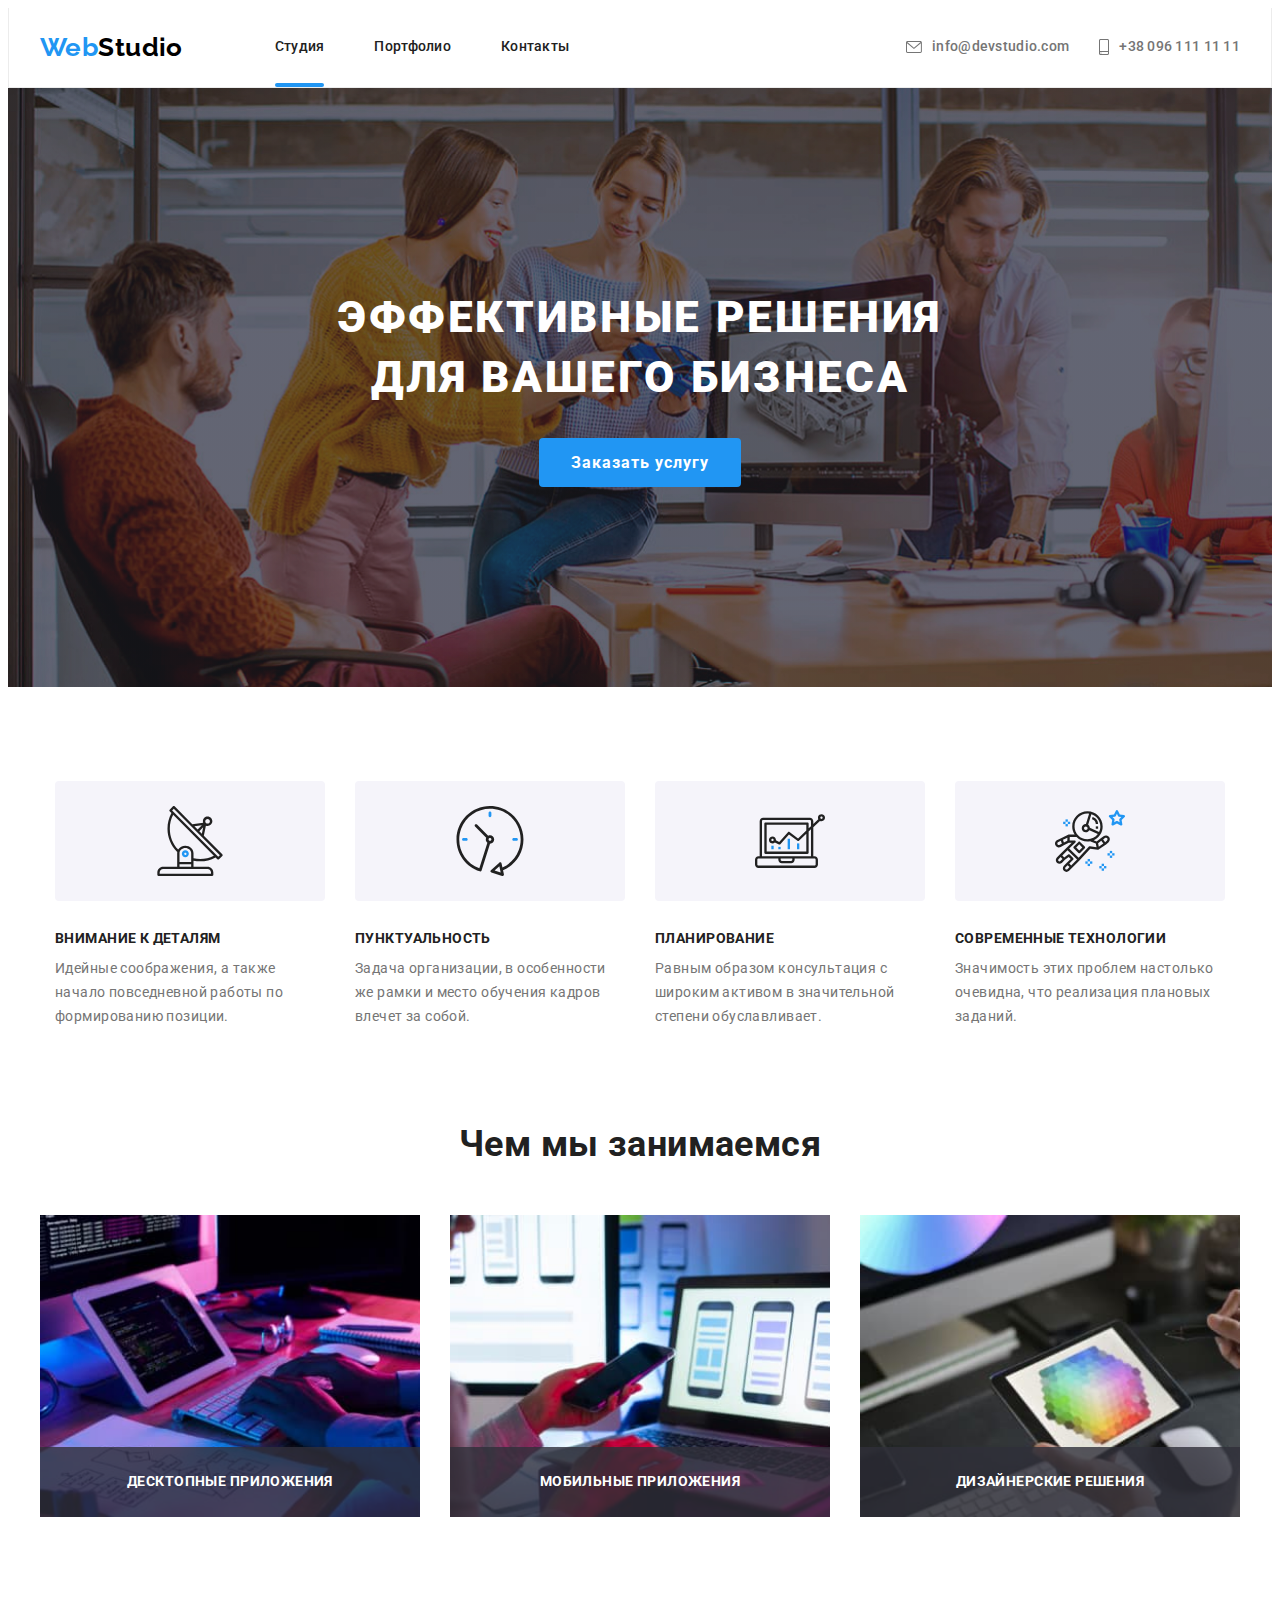
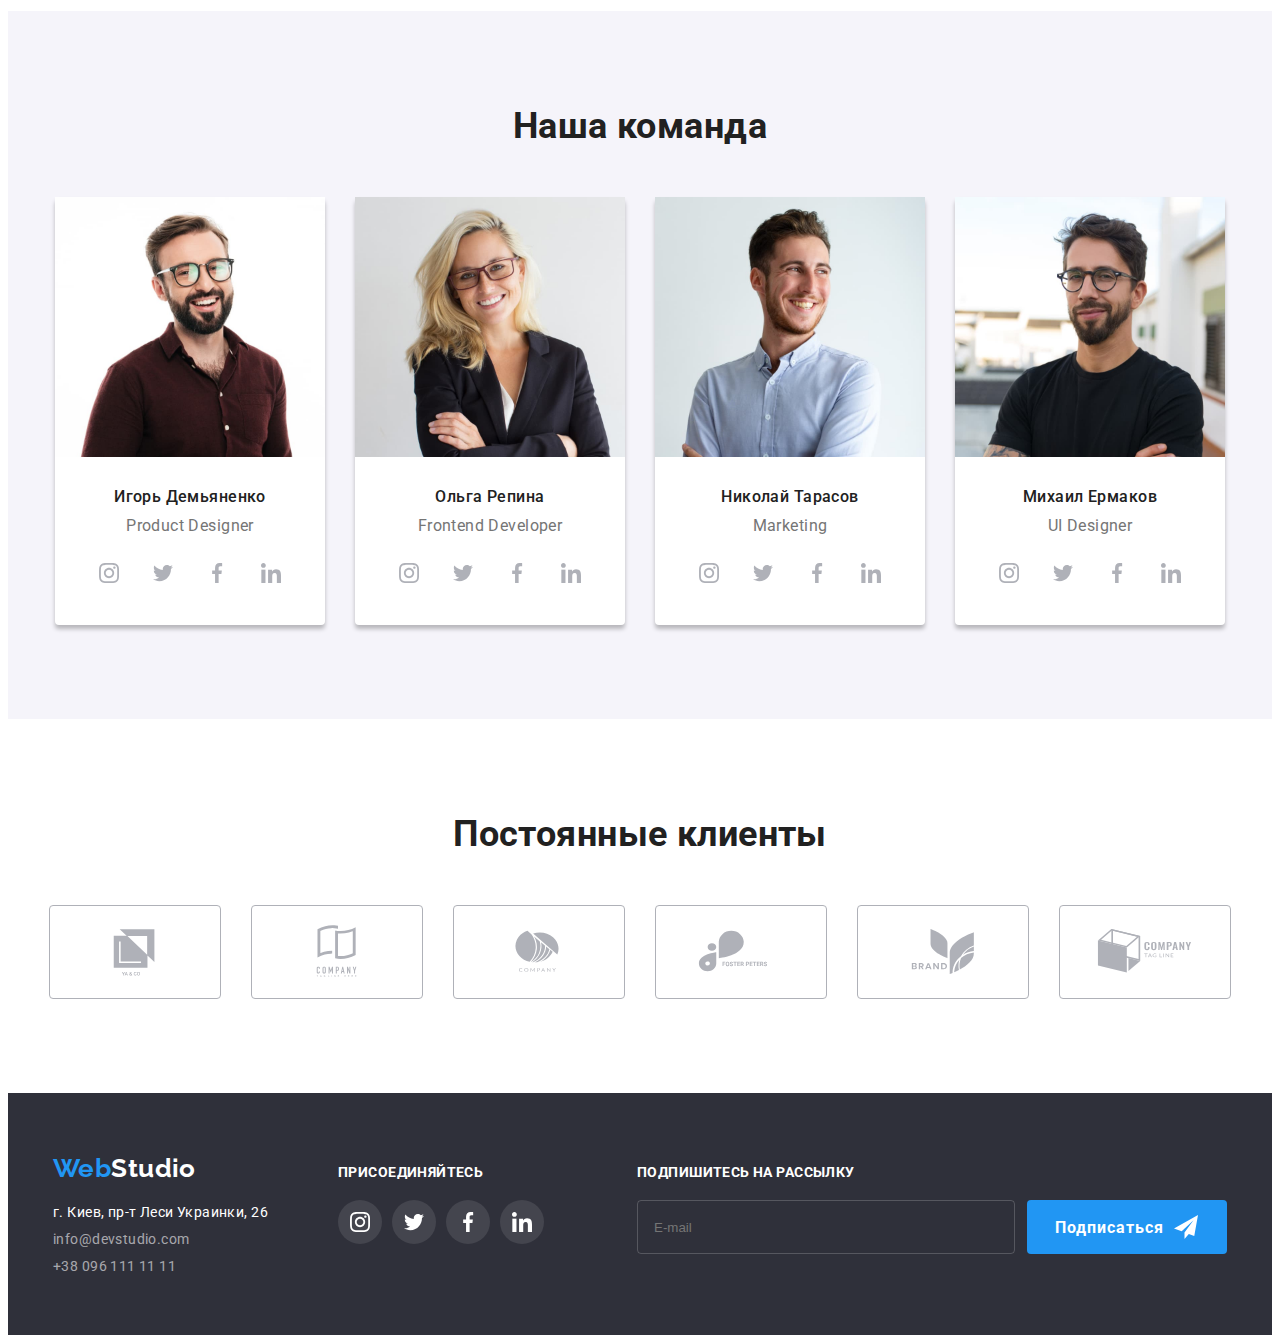
<file: index.html>
<!DOCTYPE html>
<html lang="ru">
  <head>
    <meta charset="UTF-8" />
    <meta http-equiv="X-UA-Compatible" content="IE=edge" />
    <meta name="viewport" content="width=device-width, initial-scale=1.0" />
    <title>Студия</title>
    <link rel="preconnect" href="https://fonts.googleapis.com" />
    <link rel="preconnect" href="https://fonts.gstatic.com" crossorigin />
    <link
      href="https://fonts.googleapis.com/css2?family=Raleway:wght@700&family=Roboto:wght@400;500;700;900&display=swap"
      rel="stylesheet"
    />
    <link
      rel="stylesheet"
      href="https://cdnjs.cloudflare.com/ajax/libs/modern-normalize/1.1.0/modern-normalize.min.css"
      integrity="sha512-wpPYUAdjBVSE4KJnH1VR1HeZfpl1ub8YT/NKx4PuQ5NmX2tKuGu6U/JRp5y+Y8XG2tV+wKQpNHVUX03MfMFn9Q=="
      crossorigin="anonymous"
      referrerpolicy="no-referrer"
    />
    <link rel="stylesheet" href="./css/main.min.css" />
  </head>
  <body>
    <header class="header">
      <div class="container header-container">
        <a class="logo link" href="">Web<span class="logo-header">Studio</span> </a>
        <nav class="nav header-nav">
          <ul class="nav__list list">
            <li class="nav__item">
              <a class="nav__link anderline active link" href="">Студия</a>
            </li>
            <li class="nav__item">
              <a class="nav__link link" href="portfolio.html">Портфолио</a>
            </li>
            <li class="nav__item">
              <a class="nav__link link" href="">Контакты</a>
            </li>
          </ul>
        </nav>
        <ul class="contacts list">
          <li class="contacts__item">
            <a class="nav__link link" href="mailto:info@devstudio.com">
              <svg class="nav__icon" width="16" height="12">
                <use href="./img/sprite.svg#envelope"></use>
              </svg>
              info@devstudio.com
            </a>
          </li>
          <li class="contacts__item">
            <a class="nav__link link" href="tel:+380961111111">
              <svg class="nav__icon" width="10" height="16">
                <use href="./img/sprite.svg#smartphone"></use>
              </svg>
              +38 096 111 11 11
            </a>
          </li>
        </ul>
        <button type="button" class="menu-open-btn">
          <svg class="mob-menu-icon" width="40" height="40">
            <use href="./img/sprite.svg#icon-menu-mob"></use>
          </svg>
        </button>
      </div>
      <div class="mob-menu is-hidden">
        <div class="mob-menu-container">
          <button type="button" class="menu-close-btn">
            <svg class="mob-menu-icon" width="40" height="40">
              <use href="./img/sprite.svg#icon-close-menu-mob"></use>
            </svg>
          </button>
          <ul class="mob-menu-list list">
            <li class="mob-menu-item">
              <a class="mob-menu-link anderline active link" href="">Студия</a>
            </li>
            <li class="mob-menu-item">
              <a class="mob-menu-link link" href="portfolio.html">Портфолио</a>
            </li>
            <li class="mob-menu-item">
              <a class="mob-menu-link link" href="">Контакты</a>
            </li>
          </ul>
          <ul class="mob-contacts list">
            <li class="mob-contacts-item">
              <a class="mob-contacts-link mail-link link" href="mailto:info@devstudio.com">
                info@devstudio.com
              </a>
            </li>
            <li class="mob-contacts-item">
              <a class="mob-contacts-link tell-link link" href="tel:+380961111111">
                +38 096 111 11 11
              </a>
            </li>
          </ul>
          <ul class="menu-soc-list list">
            <li class="menu-soc-item">
              <a class="menu-soc-link line link" href="">Instagram</a>
            </li>
            <li class="menu-soc-item">
              <a class="menu-soc-link line link" href="">Twitter</a>
            </li>
            <li class="menu-soc-item">
              <a class="menu-soc-link line link" href="">Facebook</a>
            </li>
            <li class="menu-soc-item">
              <a class="menu-soc-link link" href="">Linkedin</a>
            </li>
          </ul>
        </div>
      </div>
    </header>
    <main>
      <section class="hero">
        <div class="container">
          <h1 class="hero-discription">Эффективные решения для вашего бизнеса</h1>
          <button class="modal-btn" type="button" data-modal-open>Заказать услугу</button>
        </div>
      </section>
      <section class="advantage">
        <div class="container">
          <h2 class="visually-hidden">Преимущества</h2>
          <ul class="advantage__list list">
            <li class="advantage__item">
              <div class="advantage-icon">
                <svg class="advantage-list-icon" width="70" height="70">
                  <use href="./img/sprite.svg#antenna"></use>
                </svg>
              </div>
              <h3 class="advantage-list-title">Внимание к деталям</h3>
              <p class="advantage-discription">
                Идейные соображения, а также начало повседневной работы по формированию позиции.
              </p>
            </li>
            <li class="advantage__item">
              <div class="advantage-icon">
                <svg class="advantage-list-icon" width="70" height="70">
                  <use href="./img/sprite.svg#clock"></use>
                </svg>
              </div>
              <h3 class="advantage-list-title">Пунктуальность</h3>
              <p class="advantage-discription">
                Задача организации, в особенности же рамки и место обучения кадров влечет за собой.
              </p>
            </li>
            <li class="advantage__item">
              <div class="advantage-icon">
                <svg class="advantage-list-icon" width="70" height="70">
                  <use href="./img/sprite.svg#diagram"></use>
                </svg>
              </div>
              <h3 class="advantage-list-title">Планирование</h3>
              <p class="advantage-discription">
                Равным образом консультация с широким активом в значительной степени обуславливает.
              </p>
            </li>
            <li class="advantage__item">
              <div class="advantage-icon">
                <svg class="advantage-list-icon" width="70" height="70">
                  <use href="./img/sprite.svg#astronaut"></use>
                </svg>
              </div>
              <h3 class="advantage-list-title">Современные технологии</h3>
              <p class="advantage-discription">
                Значимость этих проблем настолько очевидна, что реализация плановых заданий.
              </p>
            </li>
          </ul>
        </div>
      </section>
      <section class="about section">
        <div class="container">
          <h2 class="section-title">Чем мы занимаемся</h2>
          <ul class="about__list list">
            <li class="about__img">
              <div class="top">
                <picture>
                  <source srcset="./img/img.jpg 1x, ./img/img_2x.jpg 2x" />
                  <img src="./img/img.jpg" alt="Клавиатура" width="370" height="294" />
                </picture>
                <p class="top__text">ДЕСКТОПНЫЕ ПРИЛОЖЕНИЯ</p>
              </div>
            </li>
            <li class="about__img">
              <div class="top">
                <picture>
                  <source srcset="./img/img_2.jpg 1x, ./img/img_2_2x.jpg 2x" />
                  <img src="./img/img_2.jpg" alt="Клавиатура" width="370" height="294" />
                </picture>
                <p class="top__text">МОБИЛЬНЫЕ ПРИЛОЖЕНИЯ</p>
              </div>
            </li>
            <li class="about__img">
              <div class="top">
                <picture>
                  <source srcset="./img/img_3.jpg 1x, ./img/img_3_2x.jpg 2x" />
                  <img src="./img/img_3.jpg" alt="Клавиатура" width="370" height="294" />
                </picture>
                <p class="top__text">ДИЗАЙНЕРСКИЕ РЕШЕНИЯ</p>
              </div>
            </li>
          </ul>
        </div>
      </section>
      <section class="team section">
        <div class="container">
          <h2 class="section-title">Наша команда</h2>
          <ul class="team__list list">
            <li class="team__item">
              <picture>
                <source
                  srcset="./img/img_team1.jpg 1x, ./img/img_team1_2x.jpg 2x"
                  media="(min-width: 1200px)"
                />
                <source
                  srcset="./img/team_1_tab.jpg 1x, ./img/team_1_tab-2x.jpg 2x"
                  media="(min-width: 768px)"
                />
                <source
                  srcset="./img/team_1_mob.jpg 1x, ./img/team_1_mob-2x.jpg 2x"
                  media="(min-width: 480px)"
                />
                <img
                  src="
                  ./img/img_team1.jpg"
                  alt="Игорь"
                  width="450"
                  height="460"
                />
              </picture>
              <div class="team-card">
                <h3 class="team-worker-name">Игорь Демьяненко</h3>
                <p class="team-discription" lang="en">Product Designer</p>
                <ul class="social list">
                  <li class="social__item">
                    <a class="social__link" href="">
                      <svg class="social__icon" width="20" height="20">
                        <use href="./img/sprite.svg#instagram"></use>
                      </svg>
                    </a>
                  </li>
                  <li class="social__item">
                    <a class="social__link" href="">
                      <svg class="social__icon" width="20" height="20">
                        <use href="./img/sprite.svg#twitter"></use>
                      </svg>
                    </a>
                  </li>
                  <li class="social__item">
                    <a class="social__link" href="">
                      <svg class="social__icon" width="20" height="20">
                        <use href="./img/sprite.svg#facebook"></use>
                      </svg>
                    </a>
                  </li>
                  <li class="social__item">
                    <a class="social__link" href="">
                      <svg class="social__icon" width="20" height="20">
                        <use href="./img/sprite.svg#linkedin"></use>
                      </svg>
                    </a>
                  </li>
                </ul>
              </div>
            </li>
            <li class="team__item">
              <picture>
                <source
                  srcset="./img/img_team2.jpg 1x, ./img/img_team2_2x.jpg 2x"
                  media="(min-width: 1200px)"
                />
                <source
                  srcset="./img/team_2_tab.jpg 1x, ./img/team_2_tab-2x.jpg 2x"
                  media="(min-width: 768px)"
                />
                <source
                  srcset="./img/team_2_mob.jpg 1x, ./img/team_2_mob-2x.jpg 2x"
                  media="(min-width: 480px)"
                />
                <img
                  src="
                  ./img/img_team2.jpg"
                  alt="Игорь"
                  width="450"
                  height="460"
                />
              </picture>
              <div class="team-card">
                <h3 class="team-worker-name">Ольга Репина</h3>
                <p class="team-discription" lang="en">Frontend Developer</p>
                <ul class="social list">
                  <li class="social__item">
                    <a class="social__link" href="">
                      <svg class="social__icon" width="20" height="20">
                        <use href="./img/sprite.svg#instagram"></use>
                      </svg>
                    </a>
                  </li>
                  <li class="social__item">
                    <a class="social__link" href="">
                      <svg class="social__icon" width="20" height="20">
                        <use href="./img/sprite.svg#twitter"></use>
                      </svg>
                    </a>
                  </li>
                  <li class="social__item">
                    <a class="social__link" href="">
                      <svg class="social__icon" width="20" height="20">
                        <use href="./img/sprite.svg#facebook"></use>
                      </svg>
                    </a>
                  </li>
                  <li class="social__item">
                    <a class="social__link" href="">
                      <svg class="social__icon" width="20" height="20">
                        <use href="./img/sprite.svg#linkedin"></use>
                      </svg>
                    </a>
                  </li>
                </ul>
              </div>
            </li>
            <li class="team__item">
              <picture>
                <source
                  srcset="./img/img_team3.jpg 1x, ./img/img_team3_2x.jpg 2x"
                  media="(min-width: 1200px)"
                />
                <source
                  srcset="./img/team_3_tab.jpg 1x, ./img/team_3_tab-2x.jpg 2x"
                  media="(min-width: 768px)"
                />
                <source
                  srcset="./img/team_3_mob.jpg 1x, ./img/team_3_mob-2x.jpg 2x"
                  media="(min-width: 480px)"
                />
                <img
                  src="
                  ./img/img_team3.jpg"
                  alt="Игорь"
                  width="450"
                  height="460"
                />
              </picture>
              <div class="team-card">
                <h3 class="team-worker-name">Николай Тарасов</h3>
                <p class="team-discription" lang="en">Marketing</p>
                <ul class="social list">
                  <li class="social__item">
                    <a class="social__link" href="">
                      <svg class="social__icon" width="20" height="20">
                        <use href="./img/sprite.svg#instagram"></use>
                      </svg>
                    </a>
                  </li>
                  <li class="social__item">
                    <a class="social__link" href="">
                      <svg class="social__icon" width="20" height="20">
                        <use href="./img/sprite.svg#twitter"></use>
                      </svg>
                    </a>
                  </li>
                  <li class="social__item">
                    <a class="social__link" href="">
                      <svg class="social__icon" width="20" height="20">
                        <use href="./img/sprite.svg#facebook"></use>
                      </svg>
                    </a>
                  </li>
                  <li class="social__item">
                    <a class="social__link" href="">
                      <svg class="social__icon" width="20" height="20">
                        <use href="./img/sprite.svg#linkedin"></use>
                      </svg>
                    </a>
                  </li>
                </ul>
              </div>
            </li>
            <li class="team__item">
              <picture>
                <source
                  srcset="./img/img_team4.jpg 1x, ./img/img_team4_2x.jpg 2x"
                  media="(min-width: 1200px)"
                />
                <source
                  srcset="./img/team_4_tab.jpg 1x, ./img/team_4_tab-2x.jpg 2x"
                  media="(min-width: 768px)"
                />
                <source
                  srcset="./img/team_4_mob.jpg 1x, ./img/team_4_mob-2x.jpg 2x"
                  media="(min-width: 480px)"
                />
                <img
                  src="
                  ./img/img_team4.jpg"
                  alt="Игорь"
                  width="450"
                  height="460"
                />
              </picture>
              <div class="team-card">
                <h3 class="team-worker-name">Михаил Ермаков</h3>
                <p class="team-discription" lang="en">UI Designer</p>
                <ul class="social list">
                  <li class="social__item">
                    <a class="social__link" href="">
                      <svg class="social__icon" width="20" height="20">
                        <use href="./img/sprite.svg#instagram"></use>
                      </svg>
                    </a>
                  </li>
                  <li class="social__item">
                    <a class="social__link" href="">
                      <svg class="social__icon" width="20" height="20">
                        <use href="./img/sprite.svg#twitter"></use>
                      </svg>
                    </a>
                  </li>
                  <li class="social__item">
                    <a class="social__link" href="">
                      <svg class="social__icon" width="20" height="20">
                        <use href="./img/sprite.svg#facebook"></use>
                      </svg>
                    </a>
                  </li>
                  <li class="social__item">
                    <a class="social__link" href="">
                      <svg class="social__icon" width="20" height="20">
                        <use href="./img/sprite.svg#linkedin"></use>
                      </svg>
                    </a>
                  </li>
                </ul>
              </div>
            </li>
          </ul>
        </div>
      </section>
      <section class="clients section">
        <div class="container">
          <h2 class="section-title">Постоянные клиенты</h2>
          <ul class="client__list list">
            <li class="client__item">
              <a class="client__link" href="">
                <svg class="client__icon" width="106" height="60">
                  <use href="./img/sprite.svg#logo"></use>
                </svg>
              </a>
            </li>
            <li class="client__item">
              <a class="client__link" href="">
                <svg class="client__icon" width="106" height="60">
                  <use href="./img/sprite.svg#logo-1"></use>
                </svg>
              </a>
            </li>
            <li class="client__item">
              <a class="client__link" href="">
                <svg class="client__icon" width="106" height="60">
                  <use href="./img/sprite.svg#logo-2"></use>
                </svg>
              </a>
            </li>
            <li class="client__item">
              <a class="client__link" href="">
                <svg class="client__icon" width="106" height="60">
                  <use href="./img/sprite.svg#logo-3"></use>
                </svg>
              </a>
            </li>
            <li class="client__item">
              <a class="client__link" href="">
                <svg class="client__icon" width="106" height="60">
                  <use href="./img/sprite.svg#logo-4"></use>
                </svg>
              </a>
            </li>
            <li class="client__item">
              <a class="client__link" href="">
                <svg class="client__icon" width="106" height="60">
                  <use href="./img/sprite.svg#logo-5"></use>
                </svg>
              </a>
            </li>
          </ul>
        </div>
      </section>
    </main>
    <footer class="footer">
      <div class="container footer-rotation">
        <span class="tablet">
          <div class="footer-container">
            <a class="logo link" href="">Web<span class="logo-footer">Studio</span> </a>
            <address class="address">
              <ul class="address__list list">
                <li class="address__item">
                  <a
                    class="footer-link address-item link"
                    href="https://goo.gl/maps/JGFZeKVPoiUHQ6UP8"
                    target="_blank"
                    rel="noreferrer noopener"
                    >г. Киев, пр-т Леси Украинки, 26</a
                  >
                </li>
                <li class="address__item">
                  <a class="footer-link link" href="mailto:info@devstudio.com"
                    >info@devstudio.com</a
                  >
                </li>
                <li class="address__item">
                  <a class="footer-link link" href="tel:+380961111111">+38 096 111 11 11</a>
                </li>
              </ul>
            </address>
          </div>
          <div class="footer-social-container">
            <p class="footer-social-title">ПРИСОЕДИНЯЙТЕСЬ</p>
            <ul class="social footer-social-list list">
              <li class="social__item">
                <a class="social__link footer-social-link" href="">
                  <svg class="social__icon footer-icon" width="20" height="20">
                    <use href="./img/sprite.svg#instagram"></use>
                  </svg>
                </a>
              </li>
              <li class="social__item">
                <a class="social__link footer-social-link" href="">
                  <svg class="social__icon footer-icon" width="20" height="20">
                    <use href="./img/sprite.svg#twitter"></use>
                  </svg>
                </a>
              </li>
              <li class="social__item">
                <a class="social__link footer-social-link" href="">
                  <svg class="social__icon footer-icon" width="20" height="20">
                    <use href="./img/sprite.svg#facebook"></use>
                  </svg>
                </a>
              </li>
              <li class="social__item">
                <a class="social__link footer-social-link" href="">
                  <svg class="social__icon footer-icon" width="20" height="20">
                    <use href="./img/sprite.svg#linkedin"></use>
                  </svg>
                </a>
              </li>
            </ul>
          </div>
        </span>
        <div class="footer-sub">
          <p class="footer-sub-title">ПОДПИШИТЕСЬ НА РАССЫЛКУ</p>
          <form class="footer-form">
            <input type="email" class="submit-input" name="user-email" placeholder="E-mail" />
            <button type="submit" class="send-btn-sub">
              Подписаться
              <svg class="send-btn-icon" width="24" height="24">
                <use href="./img/sprite.svg#icon-send"></use>
              </svg>
            </button>
          </form>
        </div>
      </div>
    </footer>
    <div class="backdrop is-hidden" data-modal>
      <div class="modal">
        <button type="button" class="modal-close-btn" data-modal-close>
          <svg class="modal-close-icon" width="18" height="18">
            <use href="./img/sprite.svg#icon-close-modal"></use>
          </svg>
        </button>
        <p class="modal-title">Оставьте свои данные, мы вам перезвоним</p>
        <form>
          <div class="modal-fild">
            <label for="user-name" class="modal-label"> Имя</label>
            <div class="input-wrap">
              <input type="text" class="modal-input" name="user-name" id="user-name" />
              <svg class="modal-icon" width="18" height="18">
                <use href="./img/sprite.svg#icon-person"></use>
              </svg>
            </div>
          </div>
          <div class="modal-fild">
            <label for="user-tel" class="modal-label"> Телефон</label>
            <div class="input-wrap">
              <input type="tel" class="modal-input" name="user-tel" id="user-tel" />
              <svg class="modal-icon" width="18" height="18">
                <use href="./img/sprite.svg#icon-phone"></use>
              </svg>
            </div>
          </div>
          <div class="modal-fild">
            <label for="user-email" class="modal-label"> Почта</label>
            <div class="input-wrap">
              <input type="email" class="modal-input" name="user-email" id="user-email" />
              <svg class="modal-icon" width="18" height="18">
                <use href="./img/sprite.svg#icon-email"></use>
              </svg>
            </div>
          </div>
          <div class="modal-user-fild">
            <label for="user-text" class="modal-label"> Комментарий</label>
            <textarea
              name="user-text"
              id="user-text"
              class="modal-text"
              placeholder="Введите текс"
            ></textarea>
          </div>
          <div class="modal-fild checkbox-fild">
            <input
              type="checkbox"
              name="privasy"
              value="true"
              class="modal-check visually-hidden"
              id="privasy"
            />
            <label for="privasy" class="check-text">
              <span>
                <svg class="checkbox-icon" width="11" height="8">
                  <use href="./img/sprite.svg#icon-check"></use>
                </svg>
              </span>
              Соглашаюсь с рассылкой и принимаю
              <a href="" class="check-link">Условия договора</a></label
            >
          </div>
          <button type="submit" class="send-btn">Отправить</button>
        </form>
      </div>
    </div>
    <script src="./js/modal.js"></script>
    <script src="./js/menu.js"></script>
  </body>
</html>
</file>
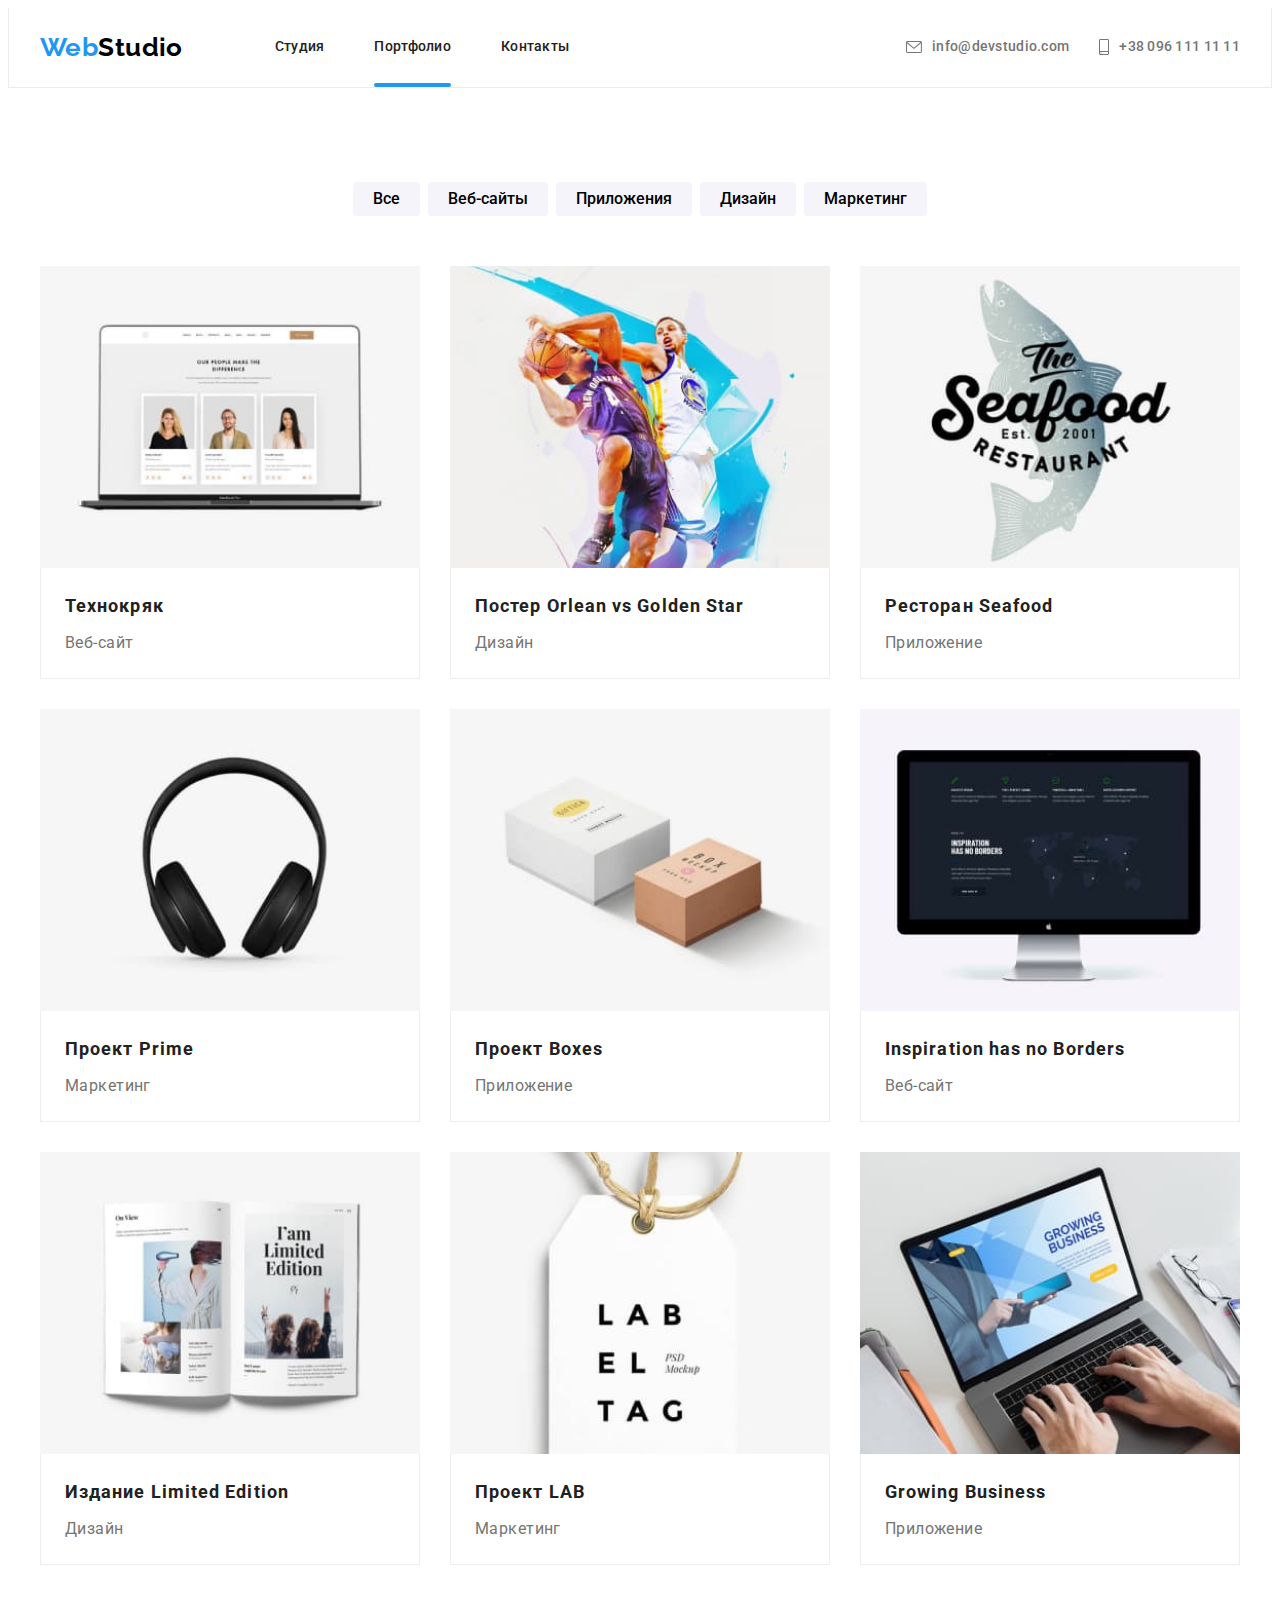
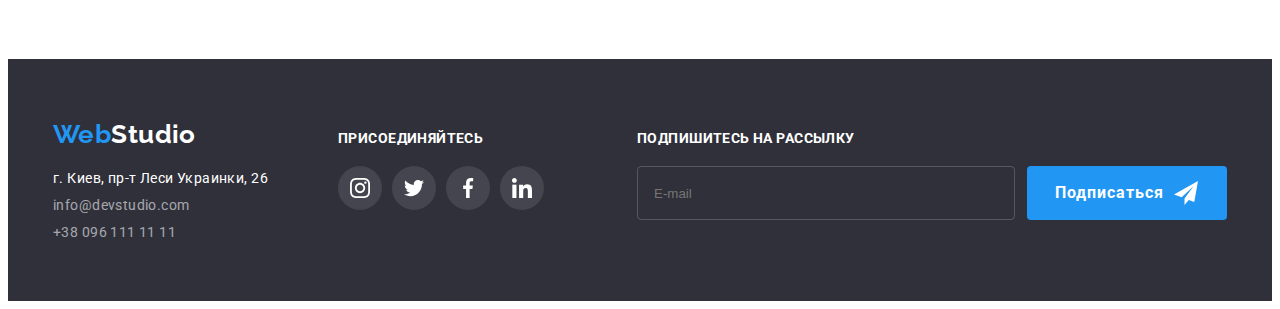
<file: portfolio.html>
<!DOCTYPE html>
<html lang="ru">
  <head>
    <meta charset="UTF-8" />
    <meta http-equiv="X-UA-Compatible" content="IE=edge" />
    <meta name="viewport" content="width=device-width, initial-scale=1.0" />
    <title>Портфолио</title>
    <link rel="preconnect" href="https://fonts.googleapis.com" />
    <link rel="preconnect" href="https://fonts.gstatic.com" crossorigin />
    <link
      href="https://fonts.googleapis.com/css2?family=Raleway:wght@700&family=Roboto:wght@400;500;700;900&display=swap"
      rel="stylesheet"
    />
    <link
      rel="stylesheet"
      href="https://cdnjs.cloudflare.com/ajax/libs/modern-normalize/1.1.0/modern-normalize.min.css"
      integrity="sha512-wpPYUAdjBVSE4KJnH1VR1HeZfpl1ub8YT/NKx4PuQ5NmX2tKuGu6U/JRp5y+Y8XG2tV+wKQpNHVUX03MfMFn9Q=="
      crossorigin="anonymous"
      referrerpolicy="no-referrer"
    />
    <link rel="stylesheet" href="./css/main.min.css" />
  </head>
  <body>
    <header class="header">
      <div class="container header-container">
        <a class="logo link" href="">Web<span class="logo-header">Studio</span> </a>
        <nav class="nav header-nav">
          <ul class="nav__list list">
            <li class="nav__item">
              <a class="nav__link link" href="index.html">Студия</a>
            </li>
            <li class="nav__item">
              <a class="nav__link anderline active link" href="">Портфолио</a>
            </li>
            <li class="nav__item">
              <a class="nav__link link" href="">Контакты</a>
            </li>
          </ul>
        </nav>
        <ul class="contacts list">
          <li class="contacts__item">
            <a class="nav__link contacts__link link" href="mailto:info@devstudio.com">
              <svg class="nav__icon" width="16" height="12">
                <use href="./img/sprite.svg#envelope"></use>
              </svg>
              info@devstudio.com
            </a>
          </li>
          <li class="contacts__item">
            <a class="nav__link contacts__link link" href="tel:+380961111111">
              <svg class="nav__icon" width="10" height="16">
                <use href="./img/sprite.svg#smartphone"></use>
              </svg>
              +38 096 111 11 11
            </a>
          </li>
        </ul>
        <button type="button" class="menu-open-btn">
          <svg class="mob-menu-icon" width="40" height="40">
            <use href="./img/sprite.svg#icon-menu-mob"></use>
          </svg>
        </button>
      </div>
      <div class="mob-menu is-hidden">
        <div class="mob-menu-container">
          <button type="button" class="menu-close-btn">
            <svg class="mob-menu-icon" width="40" height="40">
              <use href="./img/sprite.svg#icon-close-menu-mob"></use>
            </svg>
          </button>
          <ul class="mob-menu-list list">
            <li class="mob-menu-item">
              <a class="mob-menu-link anderline active link" href="">Студия</a>
            </li>
            <li class="mob-menu-item">
              <a class="mob-menu-link link" href="portfolio.html">Портфолио</a>
            </li>
            <li class="mob-menu-item">
              <a class="mob-menu-link link" href="">Контакты</a>
            </li>
          </ul>
          <ul class="mob-contacts list">
            <li class="mob-contacts-item">
              <a class="mob-contacts-link mail-link link" href="mailto:info@devstudio.com">
                info@devstudio.com
              </a>
            </li>
            <li class="mob-contacts-item">
              <a class="mob-contacts-link tell-link link" href="tel:+380961111111">
                +38 096 111 11 11
              </a>
            </li>
          </ul>
          <ul class="menu-soc-list list">
            <li class="menu-soc-item">
              <a class="menu-soc-link line link" href="">Instagram</a>
            </li>
            <li class="menu-soc-item">
              <a class="menu-soc-link line link" href="">Twitter</a>
            </li>
            <li class="menu-soc-item">
              <a class="menu-soc-link line link" href="">Facebook</a>
            </li>
            <li class="menu-soc-item">
              <a class="menu-soc-link link" href="">Linkedin</a>
            </li>
          </ul>
        </div>
      </div>
      </div>
    </header>
    <main>
      <section class="portfolio-nav section">
        <div class="container">
          <h1 hidden>Портфолио</h1>
          <ul class="portfolio-nav-list list">
            <li class="portfolio-nav-list-item">
              <button class="portfolio-nav-list-btn current" type="button">Все</button>
            </li>
            <li class="portfolio-nav-list-item">
              <button class="portfolio-nav-list-btn" type="button">Веб-сайты</button>
            </li>
            <li class="portfolio-nav-list-item">
              <button class="portfolio-nav-list-btn" type="button">Приложения</button>
            </li>
            <li class="portfolio-nav-list-item">
              <button class="portfolio-nav-list-btn" type="button">Дизайн</button>
            </li>
            <li class="portfolio-nav-list-item">
              <button class="portfolio-nav-list-btn" type="button">Маркетинг</button>
            </li>
          </ul>
          <ul class="projects-list list">
            <li class="projects-list-item">
              <a class="projects-link link" href="" target="_blank" rel="noreferrer noopener">
                <div class="projects-top-wrap">
                  <picture>
                    <source
                      srcset="./img/img_one.jpg 1x, 
                      ./img/img_one_2x.jpg 2x"
                      media="(min-width: 1200px)"
                    />
                    <source
                      srcset="./img/img_one_tab.jpg 1x, 
                      ./img/img_one_tab_2x.jpg 2x"
                      media="(min-width: 768px)"
                    />
                    <source
                      srcset="./img/img_one_mob.jpg 1x, 
                      ./img/img_one_mob_2x.jpg 2x"
                      media="(min-width: 480px)"
                    />
                    <img
                      src="./img/img_one.jpg"
                      alt="Фото сайта технокряк"
                      width="450"
                      height="294"
                    />
                  </picture>
                  <p class="projects-top-text">
                    Ресурс предлагает комплексные предложения с разным уровнем функционала и
                    сервисов. Все это позволит посетителю получить исчерпывающие сведения о компании
                    или частном лице.
                  </p>
                </div>
                <div class="projects-card">
                  <h2 class="projects-title">Технокряк</h2>
                  <p class="projects-discription">Веб-сайт</p>
                </div>
              </a>
            </li>
            <li class="projects-list-item">
              <a class="projects-link link" href="" target="_blank" rel="noreferrer noopener">
                <div class="projects-top-wrap">
                  <picture>
                    <source
                      srcset="./img/img_two.jpg 1x, 
                      ./img/img_two_2x.jpg 2x"
                      media="(min-width: 1200px)"
                    />
                    <source
                      srcset="./img/img_two_tab.jpg 1x, 
                      ./img/img_two_tab_2x.jpg 2x"
                      media="(min-width: 768px)"
                    />
                    <source
                      srcset="./img/img_two_mob.jpg 1x, 
                      ./img/img_two_mob_2x.jpg 2x"
                      media="(min-width: 480px)"
                    />
                    <img
                      src="./img/img_two.jpg"
                      alt="Фото постера"
                      width="450"
                      height="294"
                    />
                  </picture>
                  <p class="projects-top-text">
                    Плакаты – невероятно творческая форма дизайна. Их цель заключается в том, чтобы
                    захватить и удержать внимание.
                  </p>
                </div>
                <div class="projects-card">
                  <h2 class="projects-title">
                    Постер <span lang="en">Orlean vs Golden Star</span>
                  </h2>
                  <p class="projects-discription">Дизайн</p>
                </div>
              </a>
            </li>
            <li class="projects-list-item">
              <a class="projects-link link" href="" target="_blank" rel="noreferrer noopener">
                <div class="projects-top-wrap">
                  <picture>
                    <source
                      srcset="./img/img_three.jpg 1x, 
                      ./img/img_three_2x.jpg 2x"
                      media="(min-width: 1200px)"
                    />
                    <source
                      srcset="./img/img_three_tab.jpg 1x, 
                      ./img/img_three_tab_2x.jpg 2x"
                      media="(min-width: 768px)"
                    />
                    <source
                      srcset="./img/img_three_mob.jpg 1x, 
                      ./img/img_three_mob_2x.jpg 2x"
                      media="(min-width: 480px)"
                    />
                    <img
                      src="./img/img_three.jpg"
                      alt="Логотип ресторана"
                      width="450"
                      height="294"
                    />
                  </picture>
                  <p class="projects-top-text">
                    Внедряя мобильное приложение для ресторана, бизнес получает колоссальные
                    преимущества. Конечно, требуются инвестиции, но в долгосрочной перспективе они
                    окупаются и приносят большую прибыль.
                  </p>
                </div>
                <div class="projects-card">
                  <h2 class="projects-title">Ресторан <span lang="en">Seafood</span></h2>
                  <p class="projects-discription">Приложение</p>
                </div>
              </a>
            </li>
            <li class="projects-list-item">
              <a class="projects-link link" href="" target="_blank" rel="noreferrer noopener">
                <div class="projects-top-wrap">
                  <picture>
                    <source
                      srcset="./img/img_four.jpg 1x, 
                      ./img/img_four_2x.jpg 2x"
                      media="(min-width: 1200px)"
                    />
                    <source
                      srcset="./img/img_four_tab.jpg 1x, 
                      ./img/img_four_tab_2x.jpg 2x"
                      media="(min-width: 768px)"
                    />
                    <source
                      srcset="./img/img_four_mob.jpg 1x, 
                      ./img/img_four_mob_2x.jpg 2x"
                      media="(min-width: 480px)"
                    />
                    <img
                      src="./img/img_four.jpg"
                      alt="Фото проекта прайм"
                      width="450"
                      height="294"
                    />
                  </picture>
                  <p class="projects-top-text">
                    Премиум — это не штучный люкс для сверхдоходной аудитории, это все еще массовое
                    производство, но более высокого качества, чем основной рынок
                  </p>
                </div>
                <div class="projects-card">
                  <h2 class="projects-title">Проект <span lang="en">Prime</span></h2>
                  <p class="projects-discription">Маркетинг</p>
                </div>
              </a>
            </li>
            <li class="projects-list-item">
              <a class="projects-link link" href="" target="_blank" rel="noreferrer noopener">
                <div class="projects-top-wrap">
                  <picture>
                    <source
                      srcset="./img/img_five.jpg 1x, 
                      ./img/img_five_2x.jpg 2x"
                      media="(min-width: 1200px)"
                    />
                    <source
                      srcset="./img/img_five_tab.jpg 1x, 
                      ./img/img_five_tab_2x.jpg 2x"
                      media="(min-width: 768px)"
                    />
                    <source
                      srcset="./img/img_five_mob.jpg 1x, 
                      ./img/img_five_mob_2x.jpg 2x"
                      media="(min-width: 480px)"
                    />
                    <img
                      src="./img/img_five.jpg"
                      alt="Фото проекта коробки"
                      width="450"
                      height="294"
                    />
                  </picture>
                  <p class="projects-top-text">
                    Упаковка продукта — один из ключевых этапов маркетинга. С ее помощью покупатели
                    идентифицируют бренд и конкретный товар.
                  </p>
                </div>
                <div class="projects-card">
                  <h2 class="projects-title">Проект <span lang="en">Boxes</span></h2>
                  <p class="projects-discription">Приложение</p>
                </div>
              </a>
            </li>
            <li class="projects-list-item">
              <a class="projects-link link" href="" target="_blank" rel="noreferrer noopener">
                <div class="projects-top-wrap">
                  <picture>
                    <source
                      srcset="./img/img_six.jpg 1x, 
                      ./img/img_six_2x.jpg 2x"
                      media="(min-width: 1200px)"
                    />
                    <source
                      srcset="./img/img_six_tab.jpg 1x, 
                      ./img/img_six_tab_2x.jpg 2x"
                      media="(min-width: 768px)"
                    />
                    <source
                      srcset="./img/img_six_mob.jpg 1x, 
                      ./img/img_six_mob_2x.jpg 2x"
                      media="(min-width: 480px)"
                    />
                    <img
                      src="./img/img_six.jpg"
                      alt="Фото сайта вдохновление"
                      width="450"
                      height="294"
                    />
                  </picture>
                  <p class="projects-top-text">
                    «У всех нас есть два варианта: мы можем просто жить, а можем создавать
                    собственную жизнь и судьбу», – Джим Рон
                  </p>
                </div>
                <div class="projects-card">
                  <h2 class="projects-title" lang="en">Inspiration has no Borders</h2>
                  <p class="projects-discription">Веб-сайт</p>
                </div>
              </a>
            </li>
            <li class="projects-list-item">
              <a class="projects-link link" href="" target="_blank" rel="noreferrer noopener">
                <div class="projects-top-wrap">
                  <picture>
                    <source
                      srcset="./img/img_seven.jpg 1x, 
                      ./img/img_seven_2x.jpg 2x"
                      media="(min-width: 1200px)"
                    />
                    <source
                      srcset="./img/img_seven_tab.jpg 1x, 
                      ./img/img_seven_tab_2x.jpg 2x"
                      media="(min-width: 768px)"
                    />
                    <source
                      srcset="./img/img_seven_mob.jpg 1x, 
                      ./img/img_seven_mob_2x.jpg 2x"
                      media="(min-width: 480px)"
                    />
                    <img
                      src="./img/img_seven.jpg"
                      alt="Фото дизайна"
                      width="450"
                      height="294"
                    />
                  </picture>
                  <p class="projects-top-text">
                    Ограниченная упаковка, лимитированная серия, весенний дизайн, новогоднее
                    предложение – все это перечень особенных сезонных продуктов, которые регулярно
                    выпускают компании.
                  </p>
                </div>
                <div class="projects-card">
                  <h2 class="projects-title">Издание <span lang="en">Limited Edition</span></h2>
                  <p class="projects-discription">Дизайн</p>
                </div>
              </a>
            </li>
            <li class="projects-list-item">
              <a class="projects-link link" href="" target="_blank" rel="noreferrer noopener">
                <div class="projects-top-wrap">
                  <picture>
                    <source
                      srcset="./img/img_eight.jpg 1x, 
                      ./img/img_eight_2x.jpg 2x"
                      media="(min-width: 1200px)"
                    />
                    <source
                      srcset="./img/img_eight_tab.jpg 1x, 
                      ./img/img_eight_tab_2x.jpg 2x"
                      media="(min-width: 768px)"
                    />
                    <source
                      srcset="./img/img_eight_mob.jpg 1x, 
                      ./img/img_eight_mob_2x.jpg 2x"
                      media="(min-width: 480px)"
                    />
                    <img
                      src="./img/img_eight.jpg"
                      alt="Фото логотипа проекта"
                      width="450"
                      height="294"
                    />
                  </picture>
                  <p class="projects-top-text">
                    Правильно оформленные этикетки предоставляют всю необходимую информацию о товаре
                    и правила его эксплуатации. А в сочетании с нанесенным на лейбл логотипом
                    бренда, такие изделия делают ваш бренд узнаваемым и популярным
                  </p>
                </div>
                <div class="projects-card">
                  <h2 class="projects-title">Проект <span lang="en">LAB</span></h2>
                  <p class="projects-discription">Маркетинг</p>
                </div>
              </a>
            </li>
            <li class="projects-list-item">
              <a class="projects-link link" href="" target="_blank" rel="noreferrer noopener">
                <div class="projects-top-wrap">
                  <picture>
                    <source
                      srcset="./img/img_nine.jpg 1x, 
                      ./img/img_nine_2x.jpg 2x"
                      media="(min-width: 1200px)"
                    />
                    <source
                      srcset="./img/img_nine_tab.jpg 1x, 
                      ./img/img_nine_tab_2x.jpg 2x"
                      media="(min-width: 768px)"
                    />
                    <source
                      srcset="./img/img_nine_mob.jpg 1x, 
                      ./img/img_nine_mob_2x.jpg 2x"
                      media="(min-width: 480px)"
                    />
                    <img
                      src="./img/img_nine.jpg"
                      alt="Фото работы приложения"
                      width="450"
                      height="294"
                    />
                  </picture>
                  <p class="projects-top-text">
                    «Если вы думаете, что вы способны на что-то, вы правы, если вы думаете, что у
                    вас не получится что-то, вы тоже правы», – Генри Форд.
                  </p>
                </div>
                <div class="projects-card">
                  <h2 class="projects-title" lang="en">Growing Business</h2>
                  <p class="projects-discription">Приложение</p>
                </div>
              </a>
            </li>
          </ul>
        </div>
      </section>
    </main>
    <footer class="footer">
      <div class="container footer-rotation">
        <span class="tablet">
        <div class="footer-container">
          <a class="logo link" href="">Web<span class="logo-footer">Studio</span> </a>
          <address class="address">
            <ul class="address__list list">
              <li class="address__item">
                <a
                  class="footer-link address-item link"
                  href="https://goo.gl/maps/JGFZeKVPoiUHQ6UP8"
                  target="_blank"
                  rel="noreferrer noopener"
                  >г. Киев, пр-т Леси Украинки, 26</a
                >
              </li>
              <li class="address__item">
                <a class="footer-link link" href="mailto:info@devstudio.com">info@devstudio.com</a>
              </li>
              <li class="address__item">
                <a class="footer-link link" href="tel:+380961111111">+38 096 111 11 11</a>
              </li>
            </ul>
          </address>
        </div>
        <div class="footer-social-container">
          <h3 class="footer-social-title">ПРИСОЕДИНЯЙТЕСЬ</h3>
          <ul class="social footer-social-list list">
            <li class="social__item">
              <a class="social__link footer-social-link" href="">
                <svg class="social__icon footer-icon" width="20" height="20">
                  <use href="./img/sprite.svg#instagram"></use>
                </svg>
              </a>
            </li>
            <li class="social__item">
              <a class="social__link footer-social-link" href="">
                <svg class="social__icon footer-icon" width="20" height="20">
                  <use href="./img/sprite.svg#twitter"></use>
                </svg>
              </a>
            </li>
            <li class="social__item">
              <a class="social__link footer-social-link" href="">
                <svg class="social__icon footer-icon" width="20" height="20">
                  <use href="./img/sprite.svg#facebook"></use>
                </svg>
              </a>
            </li>
            <li class="social__item">
              <a class="social__link footer-social-link" href="">
                <svg class="social__icon footer-icon" width="20" height="20">
                  <use href="./img/sprite.svg#linkedin"></use>
                </svg>
              </a>
            </li>
          </ul>
        </div>
        </span>
        <div class="footer-sub">
          <p class="footer-sub-title">ПОДПИШИТЕСЬ НА РАССЫЛКУ</p>
          <form class="footer-form">
            <input type="email" class="submit-input" name="user-email" placeholder="E-mail" />
            <button type="submit" class="send-btn-sub">
              Подписаться
              <svg class="send-btn-icon" width="24" height="24">
                <use href="./img/sprite.svg#icon-send"></use>
              </svg>
            </button>
          </form>
        </div>
      </div>
    </footer>
    <script src="./js/menu.js"></script>
  </body>
</html>
</file>
<file: css/main.min.css>
:root{--primary-font-family: "Roboto", sans-serif;--primary-letter-spacing: 0.03em;--primary-font-size: 14px;--primary-line-height: 1.14;--main-font-waight: 400;--primary-discription-color: #757575;--main-dark-color: #212121;--accent-color: #2196f3}h1,h2,h3,h4,p{margin-top:0;margin-bottom:0}ul,ol{margin-top:0;margin-bottom:0;padding-left:0}img{display:block;max-width:100%;height:auto;width:100%}.list{list-style:none}.link{text-decoration:none;color:inherit}body{font-family:var(--primary-font-family);letter-spacing:var(--primary-letter-spacing);font-size:var(--primary-font-size);color:var(--primary-discription-color);line-height:var(--primary-line-height);font-weight:var(--main-font-waight)}.container{padding-left:15px;padding-right:15px;margin-left:auto;margin-right:auto}@media screen and (min-width: 480px){.container{width:480px}}@media screen and (min-width: 768px){.container{width:768px}}@media screen and (min-width: 1200px){.container{width:1200px}}.section{padding-top:60px;padding-bottom:60px}@media screen and (min-width: 1200px){.section{padding-top:94px;padding-bottom:94px}}.section-title{font-weight:700;font-size:28px;line-height:1.18;text-align:center;color:var(--main-dark-color);margin-bottom:30px}@media screen and (min-width: 1200px){.section-title{font-size:36px;line-height:1.17;margin-bottom:50px}}.visually-hidden{position:absolute;white-space:nowrap;width:1px;height:1px;overflow:hidden;border:0;padding:0;clip:rect(0 0 0 0);clip-path:inset(50%);margin:-1px}.social{display:flex;flex-direction:row;justify-content:center;margin-left:-10px}.social__item{margin-left:10px}.social__link{display:flex;align-items:center;justify-content:center;width:44px;height:44px;background-color:#fff;border-radius:50%;transition-property:background-color;transition-duration:250ms;transition-timing-function:cubic-bezier(0.4, 0, 0.2, 1)}.social__link:hover,.social__link:focus{background-color:var(--accent-color)}.social__icon{fill:#afb1b8;transition-property:fill;transition-duration:250ms;transition-timing-function:cubic-bezier(0.4, 0, 0.2, 1)}.social__link:hover .social__icon,.social__link:focus .social__icon{fill:#fff}.logo{font-family:"Raleway",sans-serif;font-weight:700;font-size:26px;line-height:1.19;color:var(--accent-color)}@media screen and (min-width: 768px){.header .logo{margin-right:88px}}@media screen and (min-width: 1200px){.header .logo{margin-right:92px}}.footer .logo{display:block;margin-bottom:20px}.logo-header{color:#000}.logo-footer{color:#fff}.header{padding-top:24px;padding-bottom:24px;border:1px solid #ececec;border-top:none;border-top:none}.header-container{display:flex;align-items:center}@media screen and (max-width: 767px){.header-nav{display:none}}.contacts{display:flex;margin-left:auto}@media screen and (max-width: 767px){.contacts{display:none}}@media screen and (min-width: 768px)and (max-width: 1199px){.contacts{display:flex;flex-direction:column;gap:10px}}@media screen and (min-width: 1200px){.contacts{gap:30px}}.menu-open-btn{display:block;margin-left:auto}.mob-menu{position:fixed;top:0;left:0;background-color:#fff;width:100vw;height:100vh;padding-top:48px;padding-bottom:48px;z-index:1}.mob-menu-container{width:100%;padding-left:40px;padding-right:15px;margin-left:auto;margin-right:auto}.menu-close-btn{position:absolute;width:40px;height:40px;padding:0;border:none;right:15px;top:10px;background-color:#fff}@media screen and (min-width: 768px){.menu-close-btn{display:none}}.menu-open-btn{width:40px;height:40px;padding:0;border:none;right:15px;top:10px;background-color:#fff}@media screen and (min-width: 768px){.menu-open-btn{display:none}}.mob-menu-icon:hover{transition-property:fill;transition-duration:250ms;transition-timing-function:cubic-bezier(0.4, 0, 0.2, 1);fill:var(--accent-color)}.mob-menu-list{display:flex;flex-direction:column;font-weight:500;font-size:40px;line-height:1.18;letter-spacing:.02em;color:var(--main-dark-color);gap:32px;margin-bottom:306px}.mob-menu-link:hover,.mob-menu-link:focus{transition-property:color;transition-duration:250ms;transition-timing-function:cubic-bezier(0.4, 0, 0.2, 1);color:var(--accent-color)}.mob-contacts{display:flex;flex-direction:column-reverse;gap:32px}.mob-contacts{margin-bottom:64px}.tell-link{font-weight:500;font-size:34px;line-height:1.18;letter-spacing:.02em;color:#2196f3}.mail-link{font-weight:500;font-size:24px;line-height:28px;letter-spacing:.02em;color:var(--primary-discription-color)}.menu-soc-list{display:flex;flex-direction:row;gap:10px}.menu-soc-link{font-weight:500;font-size:18px;line-height:1.22;letter-spacing:.02em;color:var(--accent-color)}.line::after{content:"";width:22px;height:0px;border:1px solid rgba(33,33,33,.2);transform:rotate(90deg);margin-left:10px}.nav__list{color:var(--main-dark-color);display:flex;gap:50px}.nav__link{font-weight:500;font-size:inherit;letter-spacing:.02em;display:flex;align-items:center;transition-property:color;transition-duration:250ms;transition-timing-function:cubic-bezier(0.4, 0, 0.2, 1);position:relative}.nav__link:hover,.nav__link:focus,.nav__link .active{color:var(--accent-color)}.nav__link.anderline::after{content:"";position:absolute;width:100%;height:4px;background-color:var(--accent-color);border-radius:2px;left:0;bottom:-32px}.nav__icon{fill:var(--primary-discription-color);margin-right:10px;transition-property:fill;transition-duration:250ms;transition-timing-function:cubic-bezier(0.4, 0, 0.2, 1)}.nav__link:hover .nav__icon,.nav__link:focus .nav__icon{fill:var(--accent-color)}.hero{background-image:linear-gradient(rgba(47, 48, 58, 0.4), rgba(47, 48, 58, 0.4)),url(../img/hero/header-mob.jpg);background-color:#c4c4c4;background-size:cover;max-width:1600px;margin:0 auto;padding-top:118px;padding-bottom:118px}@media screen and (min-device-pixel-ratio: 2),(min-resolution: 192dpi),(min-resolution: 2dppx){.hero{background-image:linear-gradient(rgba(47, 48, 58, 0.4), rgba(47, 48, 58, 0.4)),url(../img/hero/header-mob-2x.jpg)}}@media screen and (min-width: 768px){.hero{padding-top:118px;padding-bottom:118px;background-image:linear-gradient(rgba(47, 48, 58, 0.4), rgba(47, 48, 58, 0.4)),url(../img/hero/header-tab.jpg)}}@media screen and (min-width: 768px)and (min-device-pixel-ratio: 2),screen and (min-width: 768px)and (min-resolution: 192dpi),screen and (min-width: 768px)and (min-resolution: 2dppx){.hero{background-image:linear-gradient(rgba(47, 48, 58, 0.4), rgba(47, 48, 58, 0.4)),url(../img/hero/header-tab-2x.jpg)}}@media screen and (min-width: 1200px){.hero{padding-top:200px;padding-bottom:200px;background-image:linear-gradient(rgba(47, 48, 58, 0.4), rgba(47, 48, 58, 0.4)),url(../img/hero/bg.jpg)}}@media screen and (min-width: 1200px)and (min-device-pixel-ratio: 2),screen and (min-width: 1200px)and (min-resolution: 192dpi),screen and (min-width: 1200px)and (min-resolution: 2dppx){.hero{background-image:linear-gradient(rgba(47, 48, 58, 0.4), rgba(47, 48, 58, 0.4)),url(../img/hero/bg-2x.jpg)}}.hero-discription{font-weight:900;text-align:center;letter-spacing:.06em;text-transform:uppercase;color:#fff;margin-bottom:30px;margin-right:auto;margin-left:auto;font-size:26px;line-height:1.62;width:100%}@media screen and (min-width: 768px){.hero-discription{min-width:360px}}@media screen and (min-width: 1200px){.hero-discription{font-size:44px;line-height:1.36;width:696px}}.modal-btn{font-family:inherit;font-weight:700;font-size:16px;line-height:1.86;display:flex;align-items:center;text-align:center;letter-spacing:.06em;color:#fff;background-color:var(--accent-color);cursor:pointer;margin-right:auto;margin-left:auto;min-width:200px;padding:10px 32px;border-radius:4px;border:none;transition-property:background-color;transition-duration:250ms;transition-timing-function:cubic-bezier(0.4, 0, 0.2, 1)}.modal-btn:hover,.modal-btn:focus{background-color:#188ce8}.advantage{padding-top:60px}@media screen and (max-width: 1199px){.advantage{padding-bottom:60px}}@media screen and (min-width: 1200px){.advantage{padding-top:94px}}.advantage__list{display:flex;flex-wrap:wrap;justify-content:center;gap:30px}@media screen and (min-width: 768px){.advantage__item{flex-basis:calc(50% - 30px)}}@media screen and (min-width: 1200px){.advantage__item{flex-basis:calc(25% - 30px)}}.advantage-icon{display:flex;align-items:center;justify-content:center;background:#f5f4fa;border:1px;box-sizing:border-box;border-radius:4px;margin-bottom:30px;height:120px}@media screen and (min-width: 480px){.advantage-icon{width:450px}}@media screen and (min-width: 768px){.advantage-icon{width:354px}}@media screen and (min-width: 1200px){.advantage-icon{width:270px}}.advantage-list-title{font-weight:700;font-size:14px;text-transform:uppercase;color:var(--main-dark-color);margin-bottom:10px}@media screen and (min-width: 480px)and (max-width: 767px){.advantage-list-title{text-align:center}}.advantage-discription{line-height:1.71}@media screen and (min-width: 200px)and (max-width: 1199px){.about{display:none}}.about__list{display:flex;flex-wrap:wrap;margin-left:-30px}.about__img{margin-left:30px;flex-basis:calc(33.3333333333% - 30px)}.top{position:relative}.top__text{position:absolute;bottom:0;color:#fff;background-color:rgba(47,48,58,.8);height:70px;width:100%;display:flex;justify-content:center;align-items:center;font-weight:700}.team{background-color:#f5f4fa}.team__list{display:flex;flex-wrap:wrap;justify-content:center;gap:30px}.team__item{border:1px;border-top:none;border-radius:4px;background-color:#fff;box-shadow:0px 4px 4px rgba(0,0,0,.25)}@media screen and (min-width: 768px){.team__item{flex-basis:calc(50% - 30px)}}@media screen and (min-width: 1200px){.team__item{flex-basis:calc(25% - 30px)}}@media screen and (max-width: 479px){.team__item{max-width:100%}}.team-card{padding-top:30px;padding-bottom:24px;margin:auto}@media screen and (min-width: 768px){.team-card{padding-left:74px;padding-right:74px}}@media screen and (min-width: 768px){.team-card{padding-top:30px;padding-bottom:30px;padding-left:32px;padding-right:32px}}@media screen and (max-width: 479px){.team-card{max-width:max-content}}.team-worker-name{font-weight:500;color:var(--main-dark-color);margin-bottom:10px}@media screen and (max-width: 479px){.team-worker-name{max-width:max-content}}.team-discription{margin-bottom:16px}@media screen and (max-width: 479px){.team-discription{max-width:max-content}}.team-worker-name,.team-discription{font-size:16px;line-height:1.19;text-align:center;margin-left:auto;margin-right:auto}.client__list{display:flex;flex-wrap:wrap;gap:30px;justify-content:center}@media screen and (min-width: 320px){.client__item{flex-basis:calc(50% - 30px)}}@media screen and (min-width: 768px){.client__item{flex-basis:calc(33.3333333333% - 30px)}}@media screen and (min-width: 1200px){.client__item{flex-basis:calc(16.6666666667% - 30px)}}.client__link{display:flex;align-items:center;justify-content:center;fill:#afb1b8;border:1px solid #afb1b8;border-radius:4px;width:210px;height:92px;transition-property:border-color;transition-duration:250ms;transition-timing-function:cubic-bezier(0.4, 0, 0.2, 1)}.client__link:hover,.client__link:focus{border-color:var(--accent-color)}@media screen and (min-width: 768px){.client__link{width:210px}}@media screen and (min-width: 768px){.client__link{width:226px}}@media screen and (min-width: 1200px){.client__link{width:170px}}.client__icon{transition-property:fill;transition-duration:250ms;transition-timing-function:cubic-bezier(0.4, 0, 0.2, 1)}.client__link:hover .client__icon,.client__link:focus .client__icon{fill:var(--accent-color)}.footer{display:flex;align-items:baseline;background-color:#2f303a;padding-top:60px;padding-bottom:60px}.footer-rotation{display:flex;flex-direction:column;align-items:center}@media screen and (min-width: 1200px){.footer-rotation{display:flex;flex-direction:row;align-items:baseline;justify-content:center}}@media screen and (max-width: 1199px){.footer-container{display:flex;flex-direction:column;align-items:center}}@media screen and (min-width: 768px){.footer-container{margin-right:165px}}@media screen and (min-width: 1200px){.footer-container{margin-right:70px}}.address{font-weight:var(--secondary-font-waight);font-style:normal}@media screen and (max-width: 767px){.address{margin-bottom:60px}}@media screen and (max-width: 1199px){.address__list{display:flex;flex-direction:column;align-items:center}}.address__item:not(:last-child){margin-bottom:10px}.footer-link{line-height:1.17;color:rgba(250,250,250,.6);transition-property:color;transition-duration:250ms;transition-timing-function:cubic-bezier(0.4, 0, 0.2, 1)}.footer-link:hover,.footer-link:focus{color:var(--accent-color)}.address-item{color:#fff}.footer-social-container{width:206px;display:flex;flex-direction:column}@media screen and (max-width: 767px){.footer-social-container{margin-bottom:60px}}@media screen and (min-width: 1200px){.footer-social-container{margin-right:93px}}.footer-social-title,.footer-sub-title{font-weight:700;font-size:14px;line-height:16px;letter-spacing:.03em;color:#fff;margin-bottom:20px}@media screen and (max-width: 1199px){.footer-social-title,.footer-sub-title{text-align:center}}.footer-social-link{background:rgba(255,255,255,.1)}.footer-icon{fill:#fff}@media screen and (min-width: 768px)and (max-width: 1199px){.tablet{display:flex;flex-direction:row;margin-bottom:60px}}@media screen and (min-width: 1200px){.tablet{display:flex;align-items:baseline}}.footer-sub{display:flex;flex-direction:column;justify-content:center}.footer-form{display:flex;flex-direction:column;justify-content:center}@media screen and (min-width: 1200px){.footer-form{display:flex;flex-direction:row;justify-content:start}}.submit-input{height:50px;border:1px solid rgba(255,255,255,.1882352941);border-radius:4px;padding-left:16px;outline:none;background-color:rgba(0,0,0,0);color:#fff;max-width:450px}@media screen and (min-width: 480px){.submit-input{width:450px}}@media screen and (min-width: 1200px){.submit-input{width:358px}}.send-btn-sub{font-family:inherit;font-weight:700;font-size:16px;line-height:1.88;display:flex;align-items:center;text-align:center;letter-spacing:.06em;color:#fff;background-color:var(--accent-color);cursor:pointer;margin-right:auto;margin-left:auto;width:200px;padding:10px 28px;border-radius:4px;border:none;transition-property:background-color;transition-duration:250ms;transition-timing-function:cubic-bezier(0.4, 0, 0.2, 1)}.send-btn-sub:hover,.send-btn-sub:focus{background-color:#188ce8}@media screen and (max-width: 1199px){.send-btn-sub{margin-top:20px}}@media screen and (min-width: 1200px){.send-btn-sub{line-height:1.86;min-width:200px;margin-left:12px}}.send-btn-icon{fill:#fff;margin-left:10px}.portfolio-nav-list{display:flex;flex-wrap:wrap;justify-content:start;row-gap:15px;column-gap:8px;margin-bottom:40px}@media screen and (min-width: 768px){.portfolio-nav-list{justify-content:center;gap:8px}}@media screen and (min-width: 1200px){.portfolio-nav-list{justify-content:center;gap:8px;margin-bottom:50px}}.portfolio-nav-list-btn{font-weight:500;font-family:inherit;font-size:16px;line-height:1.63;text-align:center;background-color:#f5f4fa;cursor:pointer;border-radius:4px;padding:4px 20px;border:none;transition-property:color,background-color,box-shadow;transition-duration:250ms;transition-timing-function:cubic-bezier(0.4, 0, 0.2, 1)}.portfolio-nav-list-btn:hover,.portfolio-nav-list-btn:focus,.portfolio-nav-list-btn .current{color:#fff;background-color:var(--accent-color);box-shadow:0px 3px 1px rgba(0,0,0,.1),0px 1px 2px rgba(0,0,0,.08),0px 2px 2px rgba(0,0,0,.12)}.projects-list{display:flex;flex-wrap:wrap;margin-top:-30px;margin-left:-30px}.projects-list-item{margin-top:30px;margin-left:30px;width:100%}@media screen and (min-width: 768px){.projects-list-item{flex-basis:calc(50% - 30px)}}@media screen and (min-width: 1200px){.projects-list-item{flex-basis:calc(33.3333333333% - 30px)}}.projects-list-item:hover .projects-top-text{transform:translateY(0)}.projects-link{display:flex;flex-direction:column;height:100%;transition-property:box-shadow;transition-duration:250ms;transition-timing-function:cubic-bezier(0.4, 0, 0.2, 1)}.projects-link:hover,.projects-link:focus{box-shadow:0px 1px 1px rgba(0,0,0,.12),0px 4px 4px rgba(0,0,0,.06),1px 4px 6px rgba(0,0,0,.16)}.projects-top-wrap{position:relative;overflow:hidden}.projects-top-text{position:absolute;top:0;color:#fff;background-color:rgba(33,149,243,.8);line-height:1.5;font-size:18px;padding:63px 24px;height:100%;transform:translateY(100%);transition:transform 250ms linear}.projects-card{padding:20px 24px;background:#fff;border:1px solid #eee;border-top:none;flex-grow:1}.projects-title{font-weight:700;font-size:18px;line-height:2;letter-spacing:.06em;color:var(--main-dark-color);margin-bottom:4px}.projects-discription{font-weight:var(--secondary-font-waight);font-size:16px;line-height:1.88}.backdrop{width:100%;height:100%;background-color:rgba(0,0,0,.2);position:fixed;top:0;transition:opacity 250ms,visibility 250ms}.is-hidden{visibility:hidden;opacity:0;pointer-events:none}.modal{background-color:#fff;border-radius:4px;position:absolute;top:50%;left:50%;transform:translate(-50%, -50%) scale(1) rotate(0);transition:transform 1000ms;padding:40px 40px 40px 40px;min-height:609px;width:450px}.backdrop.is-hidden .modal{transform:translate(-50%, -50%) scale(0) rotate(-360deg)}@media screen and (min-width: 1200px){.modal{min-height:581px;width:528px}}.modal-close-btn{width:30px;height:30px;border:1px solid rgba(0,0,0,.1);border-radius:50%;background-color:rgba(0,0,0,0);position:absolute;top:8px;right:8px}.modal-close-icon{position:relative;top:2px}.modal-title{font-weight:700;font-size:20px;line-height:1.15;text-align:center;letter-spacing:.03em;color:var(--main-dark-color);margin-bottom:12px}.modal-fild{margin-bottom:10px}.modal-label{font-weight:400;font-size:12px;line-height:1.16;letter-spacing:.01em;color:var(--primary-discription-color);display:block;margin-bottom:4px}.input-wrap{position:relative}.modal-input{width:100%;height:40px;border:1px solid rgba(33,33,33,.2);border-radius:4px;padding-left:42px;outline:none}.modal-input:focus{border-color:var(--accent-color)}.modal-icon{position:absolute;left:12px;top:50%;transform:translateY(-50%)}.modal-input:focus+.modal-icon{fill:var(--accent-color)}.modal-user-fild{margin-bottom:20px}.modal-text{width:100%;height:120px;border:1px solid rgba(33,33,33,.2);border-radius:4px;resize:none;padding:12px 16px}.checkbox-fild{margin-bottom:30px}.check-text{font-weight:400;font-size:14px;line-height:1.71;letter-spacing:.03em;color:var(--primary-discription-color);display:flex;align-items:center;justify-content:center}.check-text span{width:16px;height:15px;border:2px solid var(--main-dark-color);border-radius:3px;margin-right:9px;display:flex;align-items:center;justify-content:center}.modal-check:checked+.check-text span{background-color:var(--accent-color);border:none}.checkbox-icon{fill:rgba(0,0,0,0)}.modal-check:checked+.check-text .checkbox-icon{fill:#fff}.check-link{color:var(--accent-color)}.send-btn{font-family:inherit;font-weight:700;font-size:16px;line-height:1.86;display:flex;align-items:center;text-align:center;letter-spacing:.06em;color:#fff;background-color:var(--accent-color);cursor:pointer;margin-right:auto;margin-left:auto;min-width:200px;padding:10px 55px;border-radius:4px;border:none;transition-property:background-color;transition-duration:250ms;transition-timing-function:cubic-bezier(0.4, 0, 0.2, 1)}.send-btn:hover,.send-btn:focus{background-color:#188ce8}/*# sourceMappingURL=main.min.css.map */
</file>
